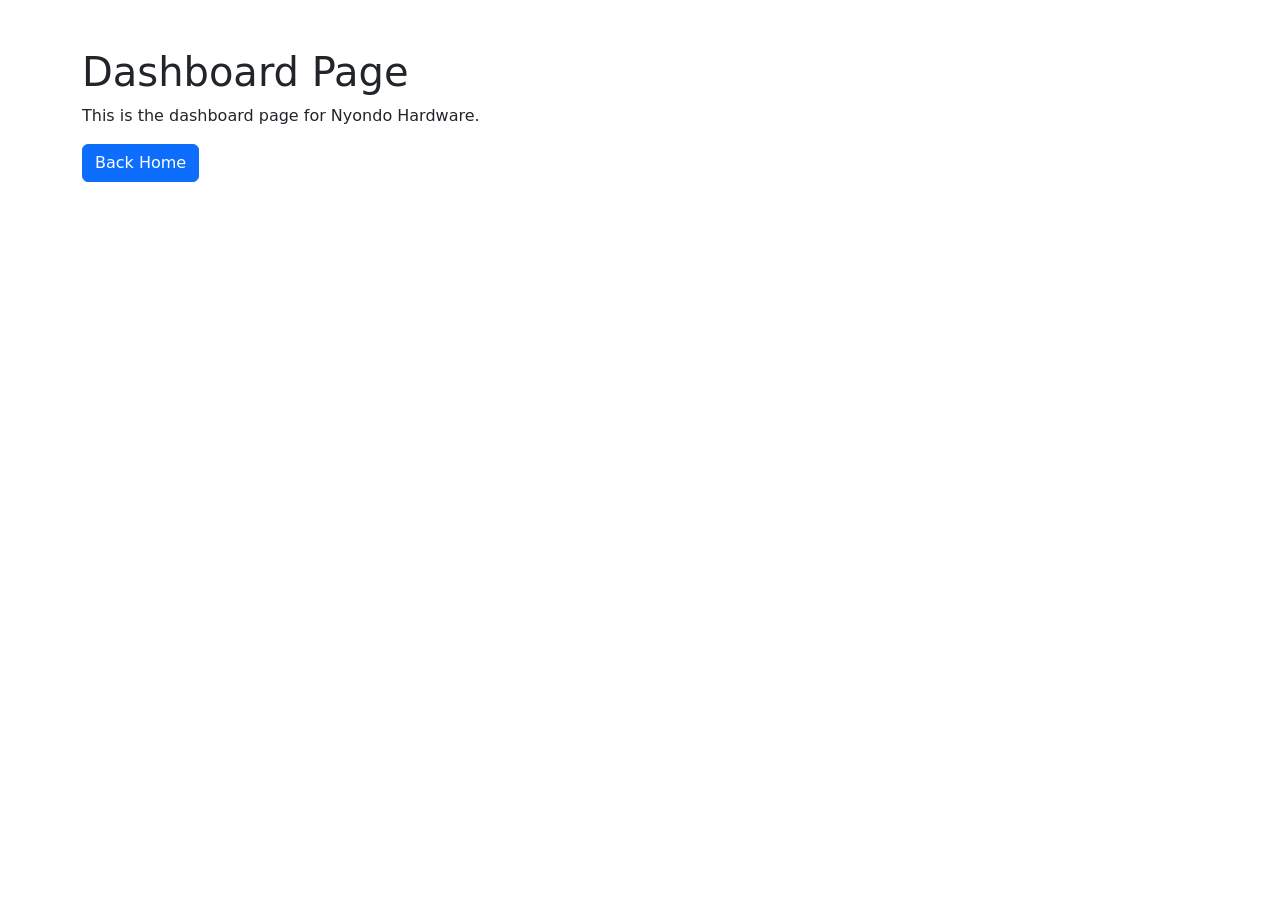
<file: dashboard.html>
<!DOCTYPE html>
<html lang="en">
<head>
  <meta charset="UTF-8" />
  <meta name="viewport" content="width=device-width, initial-scale=1.0" />
  <title>Dashboard</title>
  <link href="https://cdn.jsdelivr.net/npm/bootstrap@5.3.3/dist/css/bootstrap.min.css" rel="stylesheet">
</head>
<body>
  <div class="container py-5">
    <h1>Dashboard Page</h1>
    <p>This is the dashboard page for Nyondo Hardware.</p>
    <a href="index.html" class="btn btn-primary">Back Home</a>
  </div>
</body>
</html>
</file>
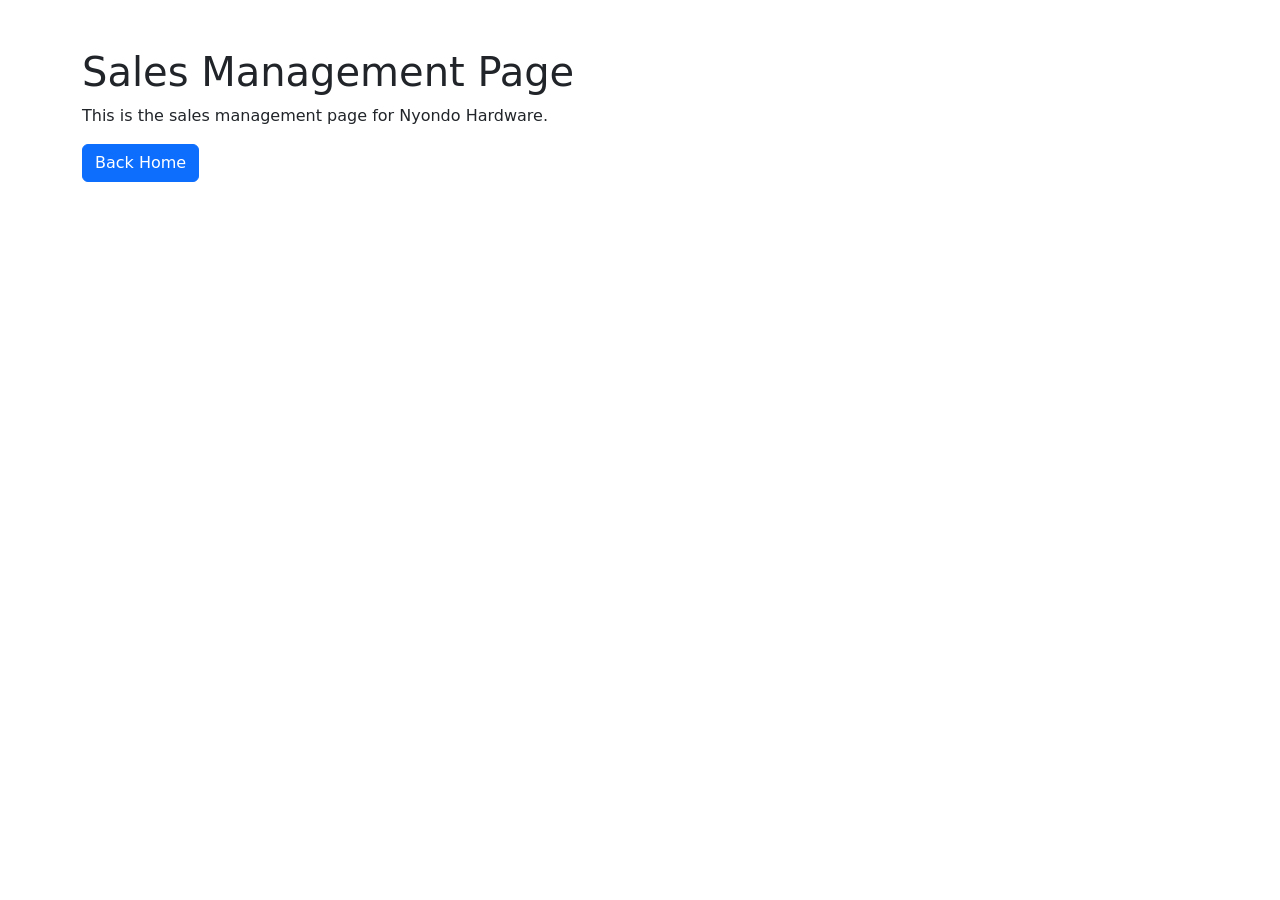
<file: sales-management.html>
<!DOCTYPE html>
<html lang="en">
<head>
  <meta charset="UTF-8" />
  <meta name="viewport" content="width=device-width, initial-scale=1.0" />
  <title>Sales Management</title>
  <link href="https://cdn.jsdelivr.net/npm/bootstrap@5.3.3/dist/css/bootstrap.min.css" rel="stylesheet">
</head>
<body>
  <div class="container py-5">
    <h1>Sales Management Page</h1>
    <p>This is the sales management page for Nyondo Hardware.</p>
    <a href="index.html" class="btn btn-primary">Back Home</a>
  </div>
</body>
</html>
</file>
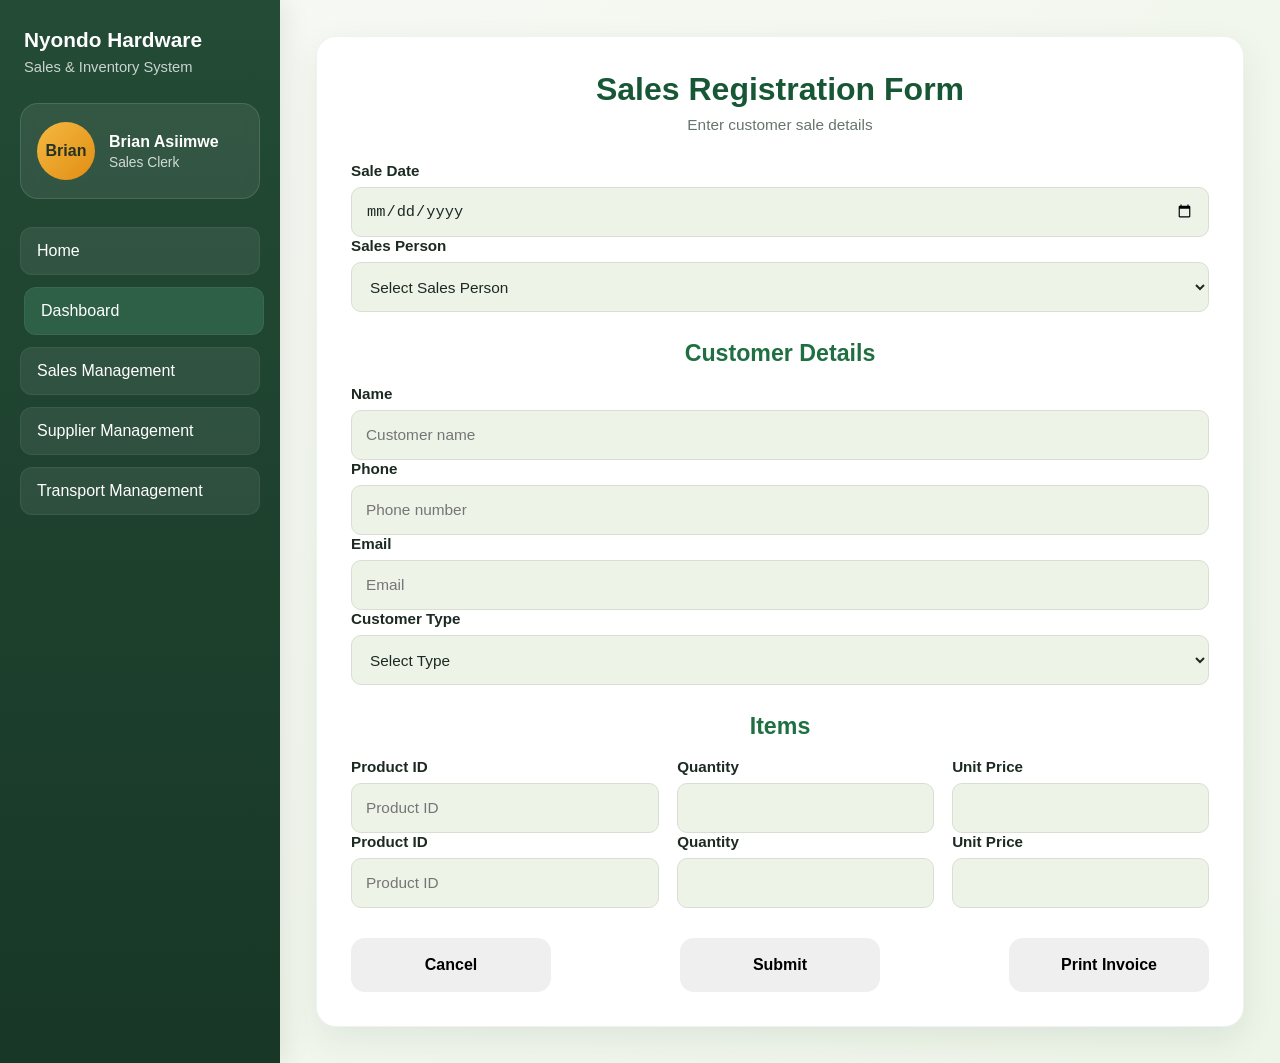
<file: Sales_registration.html>
<!DOCTYPE html>
<html lang="en">
<head>
<meta charset="UTF-8">
<meta name="viewport" content="width=device-width, initial-scale=1.0">
<title>Nyondo Hardware - Sales Registration form</title>

<link rel="stylesheet" href="Style.css">

</head>

<body>

<div class="app">

    <!-- SIDEBAR -->
    <aside class="sidebar">

        <div class="brand">
            <h1>Nyondo Hardware</h1>
            <span>Sales & Inventory System</span>
        </div>

        <div class="profile-card">
            <div class="avatar">Brian</div>

            <div class="profile-text">
                <h3>Brian Asiimwe</h3>
                <p>Sales Clerk</p>
            </div>
        </div>

        <nav class="menu">
            <a href="index.html">Home</a>
            <a href="dashboard.html" class="active">Dashboard</a>
            <a href="sales-management.html">Sales Management</a>
            <a href="supplier-management.html">Supplier Management</a>
            <a href="transport-management.html">Transport Management</a>
            
        </nav>

    </aside>


    <!-- MAIN CONTENT -->
    <main class="main">

        <section class="form-card">

            <div class="form-title">
                <h2>Sales Registration Form</h2>
                <p>Enter customer sale details</p>
            </div>

            <form>

                <!-- SALE INFO -->
                <div class="flex-row">

                    <div class="field">
                        <label>Sale Date</label>
                        <input type="date">
                    </div>

                    <div class="field">
                        <label>Sales Person</label>
                        <select>
                            <option>Select Sales Person</option>
                            <option>John Musoke</option>
                            <option>Mary Namugenyi</option>
                            <option>Daniel Omara</option>
                            <option>Brian Asiimwe</option>
                        </select>
                    </div>

                </div>


                <!-- CUSTOMER DETAILS -->
                <h3 class="section-title">Customer Details</h3>

                <div class="flex-row">

                    <div class="field">
                        <label>Name</label>
                        <input type="text" placeholder="Customer name">
                    </div>

                    <div class="field">
                        <label>Phone</label>
                        <input type="text" placeholder="Phone number">
                    </div>

                </div>

                <div class="flex-row">

                    <div class="field">
                        <label>Email</label>
                        <input type="email" placeholder="Email">
                    </div>

                    <div class="field">
                        <label>Customer Type</label>
                        <select>
                            <option>Select Type</option>
                            <option>Retail</option>
                            <option>Wholesale</option>
                        </select>
                    </div>

                </div>


                <!-- ITEMS -->
                <h3 class="section-title">Items</h3>

                <div class="item-row">

                    <div class="field">
                        <label>Product ID</label>
                        <input type="text" placeholder="Product ID">
                    </div>

                    <div class="field">
                        <label>Quantity</label>
                        <input type="number">
                    </div>

                    <div class="field">
                        <label>Unit Price</label>
                        <input type="number">
                    </div>

                </div>

                <div class="item-row">

                    <div class="field">
                        <label>Product ID</label>
                        <input type="text" placeholder="Product ID">
                    </div>

                    <div class="field">
                        <label>Quantity</label>
                        <input type="number">
                    </div>

                    <div class="field">
                        <label>Unit Price</label>
                        <input type="number">
                    </div>

                </div>


                <!-- BUTTONS -->
                <div class="actions">

                    <button type="reset" class="btn cancel">
                        Cancel
                    </button>

                    <button type="submit" class="btn submit">
                        Submit
                    </button>

                    <button class="btn print"> Print Invoice
                    </button>
                    

                </div>

            </form>

        </section>

    </main>

</div>

</body>
</html>
</file>
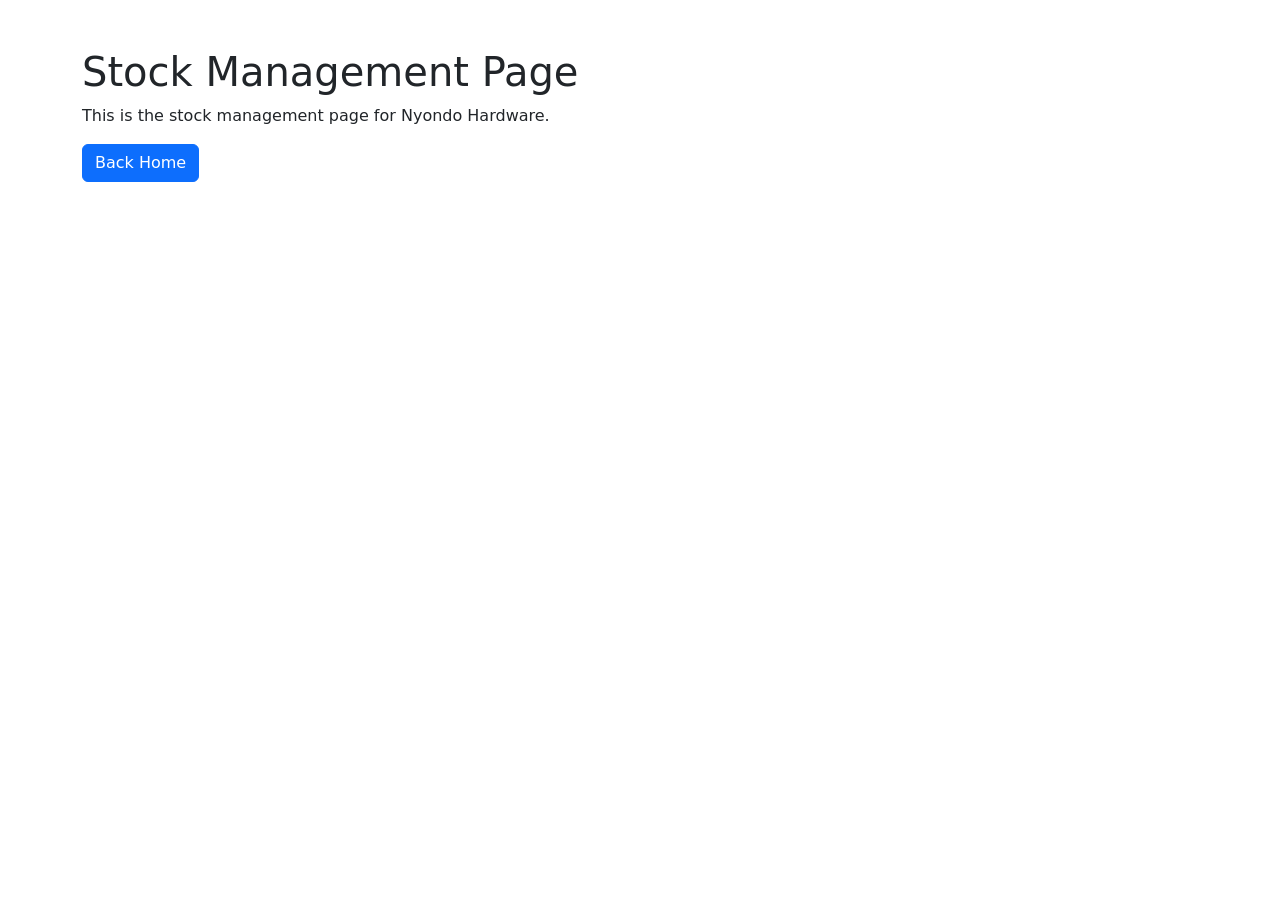
<file: stock-management.html>
<!DOCTYPE html>
<html lang="en">
<head>
  <meta charset="UTF-8" />
  <meta name="viewport" content="width=device-width, initial-scale=1.0" />
  <title>Supplier Management</title>
  <link href="https://cdn.jsdelivr.net/npm/bootstrap@5.3.3/dist/css/bootstrap.min.css" rel="stylesheet">
</head>
<body>
  <div class="container py-5">
    <h1>Stock Management Page</h1>
    <p>This is the stock management page for Nyondo Hardware.</p>
    <a href="index.html" class="btn btn-primary">Back Home</a>
  </div>
</body>
</html>
</file>
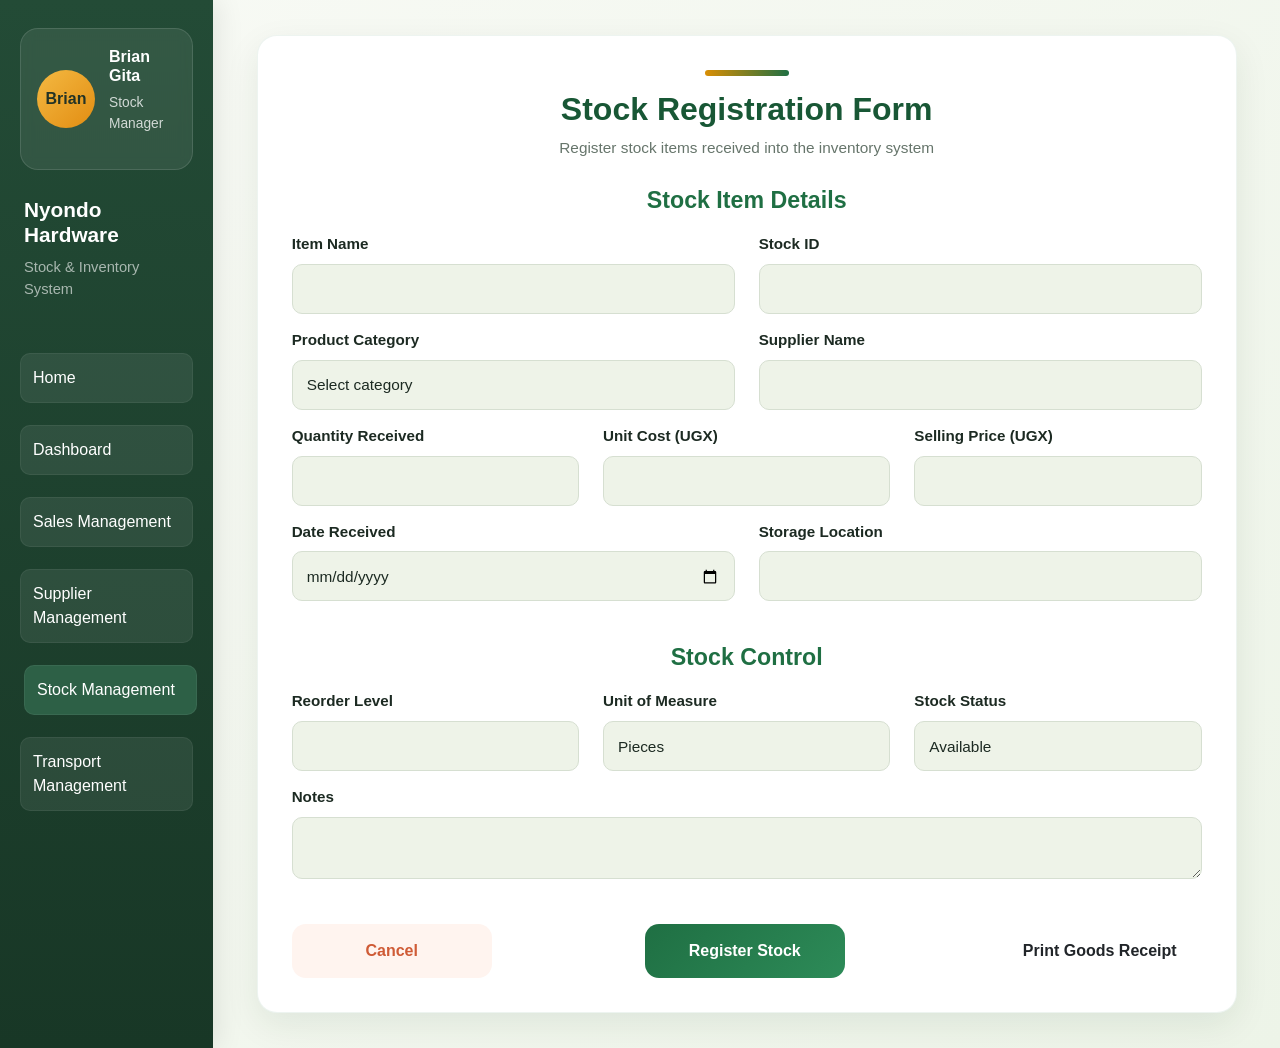
<file: Stock_registration.html>
<!DOCTYPE html>
<html lang="en">
<head>

<meta charset="UTF-8">
<meta name="viewport" content="width=device-width, initial-scale=1.0">

<title>Nyondo Hardware - Stock Registration form</title>

<!-- Bootstrap -->
<link href="https://cdn.jsdelivr.net/npm/bootstrap@5.3.3/dist/css/bootstrap.min.css" rel="stylesheet">

<!-- Custom CSS -->
<link rel="stylesheet" href="bootstrap.css">
<link rel="stylesheet" href="Style.css">

</head>

<body>

<div class="container-fluid">
<div class="row">

<!-- Sidebar -->
<aside class="col-md-3 col-lg-2 sidebar">

<div class="profile-card">
<div class="avatar">Brian</div>

<div class="profile-text">
<h3>Brian Gita</h3>
<p>Stock Manager</p>
</div>
</div>

<div class="brand">
<h1>Nyondo Hardware</h1>
<span>Stock & Inventory System</span>
</div>

<nav class="menu">

<a href="index.html" class="nav-link">Home</a>
<a href="dashboard.html" class="nav-link">Dashboard</a>
<a href="sales-registration.html" class="nav-link">Sales Management</a>
<a href="supplier-registration.html" class="nav-link">Supplier Management</a>
<a href="stock-registration.html" class="nav-link active">Stock Management</a>
<a href="transport-management.html" class="nav-link">Transport Management</a>

</nav>

</aside>


<!-- Main Content -->
<main class="col-md-9 col-lg-10 main-content">

<div class="form-card">

<div class="form-title">

<div class="top-strip"></div>

<h2>Stock Registration Form</h2>

<p>Register stock items received into the inventory system</p>

</div>


<form>

<h3 class="section-title">Stock Item Details</h3>

<div class="row">

<div class="col-md-6 field">
<label>Item Name</label>
<input type="text" class="form-control">
</div>

<div class="col-md-6 field">
<label>Stock ID</label>
<input type="text" class="form-control">
</div>

<div class="col-md-6 field">
<label>Product Category</label>

<select class="form-select">

<option>Select category</option>
<option>Cement</option>
<option>Iron Sheets</option>
<option>Nails</option>
<option>Paint</option>
<option>Timber</option>

</select>

</div>

<div class="col-md-6 field">
<label>Supplier Name</label>
<input type="text" class="form-control">
</div>

<div class="col-md-4 field">
<label>Quantity Received</label>
<input type="number" class="form-control">
</div>

<div class="col-md-4 field">
<label>Unit Cost (UGX)</label>
<input type="number" class="form-control">
</div>

<div class="col-md-4 field">
<label>Selling Price (UGX)</label>
<input type="number" class="form-control">
</div>

<div class="col-md-6 field">
<label>Date Received</label>
<input type="date" class="form-control">
</div>

<div class="col-md-6 field">
<label>Storage Location</label>
<input type="text" class="form-control">
</div>

</div>


<h3 class="section-title">Stock Control</h3>

<div class="row">

<div class="col-md-4 field">
<label>Reorder Level</label>
<input type="number" class="form-control">
</div>

<div class="col-md-4 field">

<label>Unit of Measure</label>

<select class="form-select">

<option>Pieces</option>
<option>Bags</option>
<option>Kilograms</option>
<option>Litres</option>

</select>

</div>

<div class="col-md-4 field">

<label>Stock Status</label>

<select class="form-select">

<option>Available</option>
<option>Low Stock</option>
<option>Reserved</option>
<option>Damaged</option>

</select>

</div>

<div class="col-md-12 field">

<label>Notes</label>

<textarea class="form-control"></textarea>

</div>

</div>


<div class="actions">

<button type="reset" class="btn cancel">
Cancel
</button>

<button type="submit" class="btn submit">
Register Stock
</button>

<button type="submit" class="btn print"> Print Goods Receipt
</button>

</div>

</form>

</div>

</main>

</div>
</div>

</body>
</html>
</file>
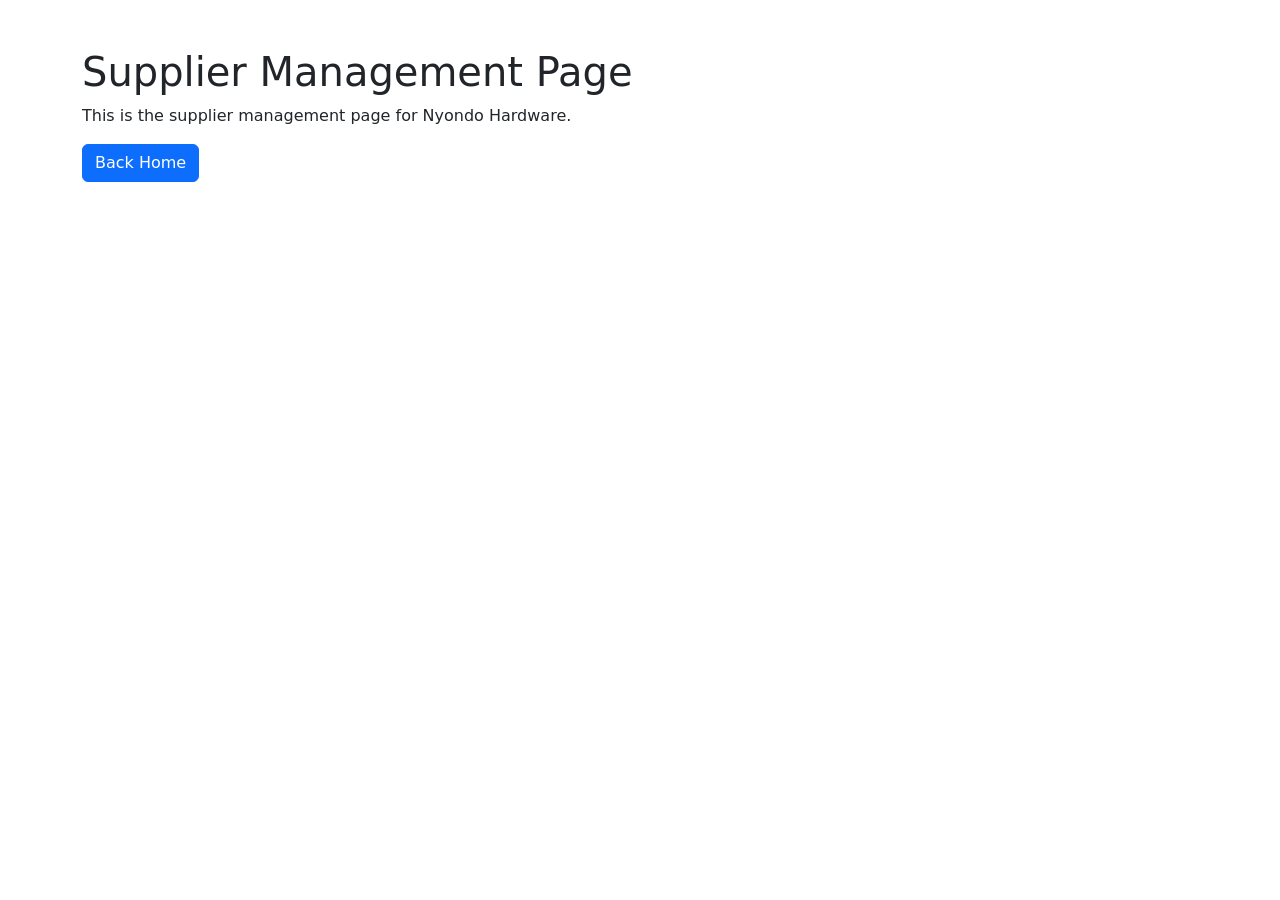
<file: supplier-management.html>
<!DOCTYPE html>
<html lang="en">
<head>
  <meta charset="UTF-8" />
  <meta name="viewport" content="width=device-width, initial-scale=1.0" />
  <title>Supplier Management</title>
  <link href="https://cdn.jsdelivr.net/npm/bootstrap@5.3.3/dist/css/bootstrap.min.css" rel="stylesheet">
</head>
<body>
  <div class="container py-5">
    <h1>Supplier Management Page</h1>
    <p>This is the supplier management page for Nyondo Hardware.</p>
    <a href="index.html" class="btn btn-primary">Back Home</a>
  </div>
</body>
</html>
</file>
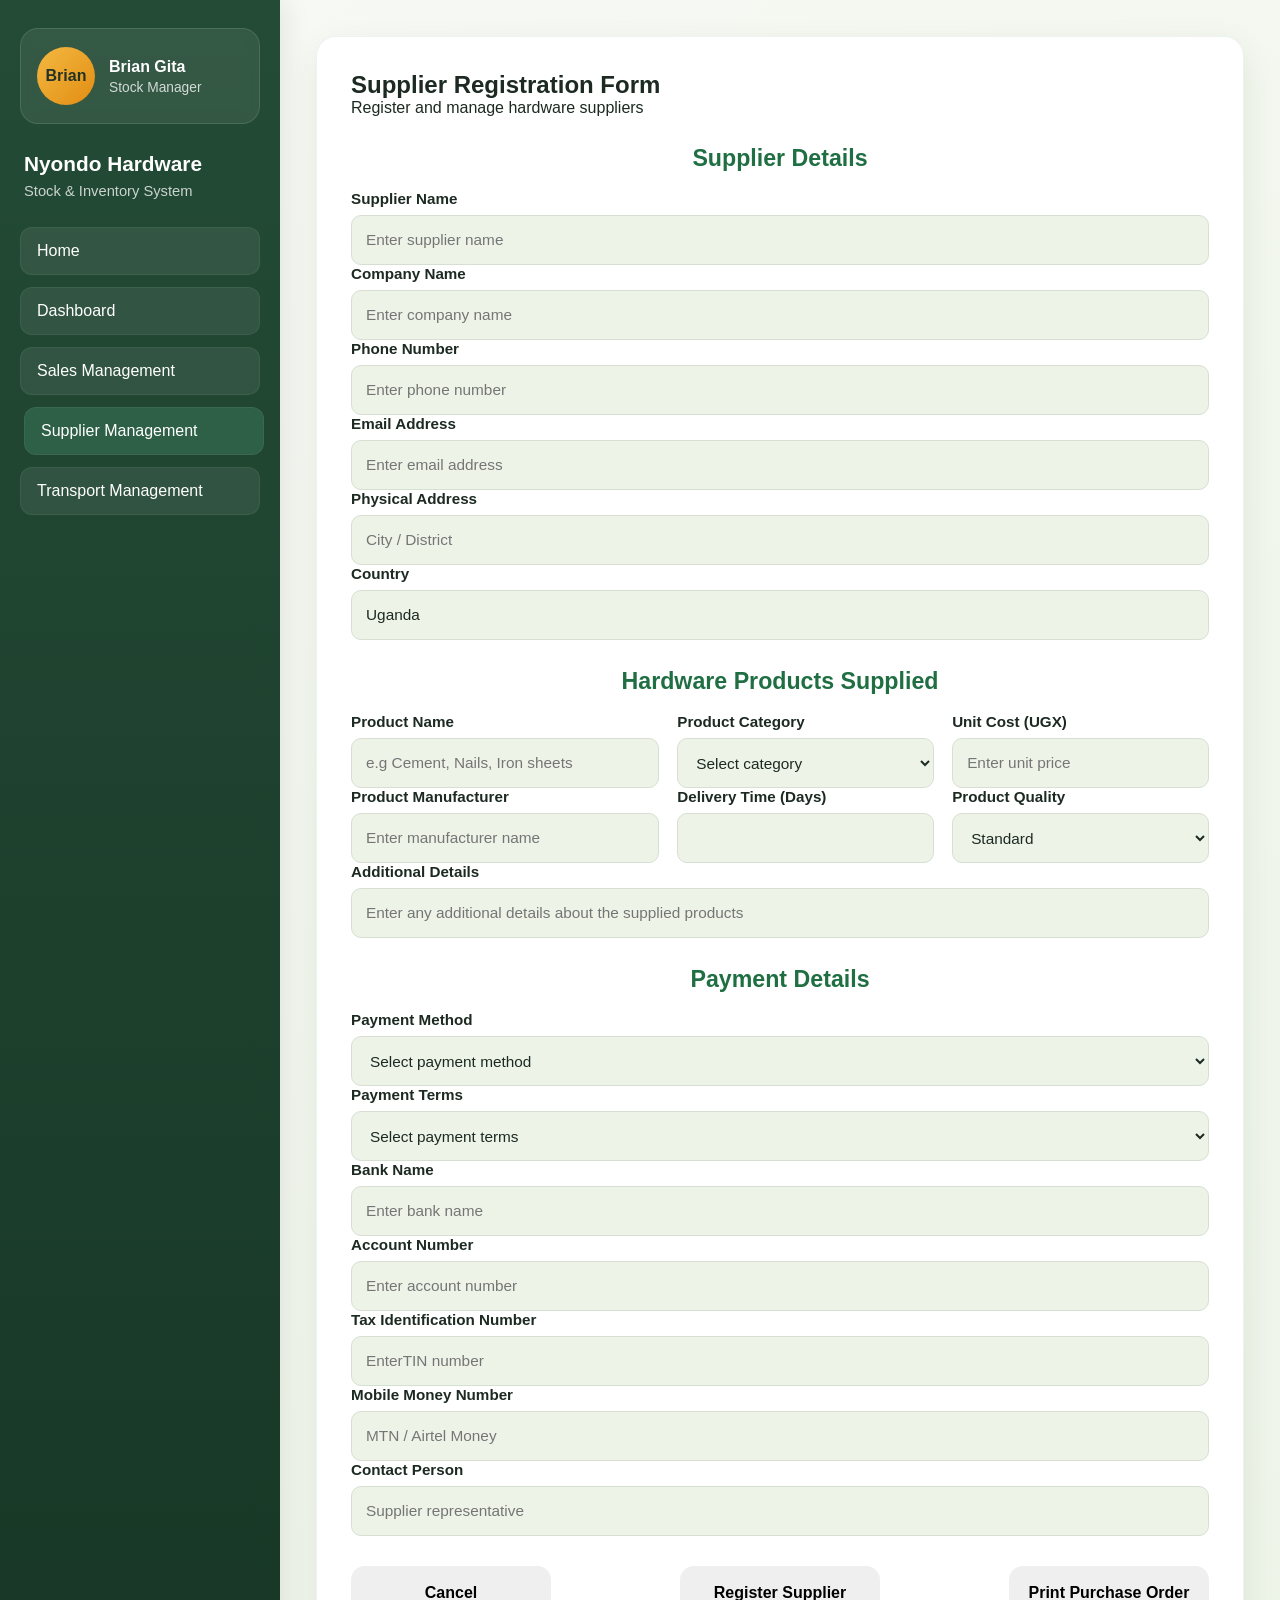
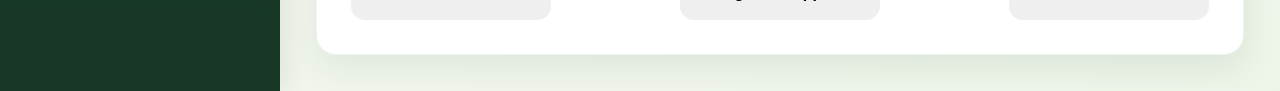
<file: Supplier_registration.html>
<!DOCTYPE html>
<html lang="en">
<head>

<meta charset="UTF-8">
<meta name="viewport" content="width=device-width, initial-scale=1.0">

<title>Nyondo Hardware - Supplier Registration Form</title>

<link rel="stylesheet" href="Style.css">

</head>

<body>

<div class="app">

<!-- SIDEBAR -->
<aside class="sidebar">

<div class="profile-card">
<div class="avatar">Brian</div>

<div class="profile-text">
<h3>Brian Gita</h3>
<p>Stock Manager</p>
</div>
</div>

<div class="brand">
<h1>Nyondo Hardware</h1>
<span>Stock & Inventory System</span>
</div>

<nav class="menu">
<a href="index.html">Home</a>
<a href="dashboard.html">Dashboard</a>
<a href="sales.html">Sales Management</a>
<a href="supplier-registration.html" class="active">Supplier Management</a>
<a href="transport.html">Transport Management</a>
</nav>

</aside>


<!-- MAIN CONTENT -->
<main class="main">

<section class="form-card">

<h2>Supplier Registration Form</h2>
<p>Register and manage hardware suppliers</p>

<form>

<!-- SUPPLIER INFORMATION -->
<h3 class="section-title">Supplier Details</h3>

<div class="flex-row">

<div class="field">
<label>Supplier Name</label>
<input type="text" placeholder="Enter supplier name">
</div>

<div class="field">
<label>Company Name</label>
<input type="text" placeholder="Enter company name">
</div>

</div>

<div class="flex-row">

<div class="field">
<label>Phone Number</label>
<input type="tel" placeholder="Enter phone number">
</div>

<div class="field">
<label>Email Address</label>
<input type="email" placeholder="Enter email address">
</div>

</div>

<div class="flex-row">

<div class="field">
<label>Physical Address</label>
<input type="text" placeholder="City / District">
</div>

<div class="field">
<label>Country</label>
<input type="text" value="Uganda">
</div>

</div>


<!-- PRODUCTS SUPPLIED -->
<h3 class="section-title">Hardware Products Supplied</h3>

<div class="item-row">

<div class="field">
<label>Product Name</label>
<input type="text" placeholder="e.g Cement, Nails, Iron sheets">
</div>

<div class="field">
<label>Product Category</label>
<select>
<option>Select category</option>
<option>Cement</option>
<option>Steel</option>
<option>Timber</option>
<option>Roofing Materials</option>
<option>Tools</option>
<option>nails</option>
<option>Paint</option>
</select>
</div>

<div class="field">
<label>Unit Cost (UGX)</label>
<input type="number" placeholder="Enter unit price">
</div>

</div>

<div class="item-row">

<div class="field">
<label> Product Manufacturer</label>
<input type="text" placeholder="Enter manufacturer name">
</div>

<div class="field">
<label> Delivery Time (Days)</label>
<input type="number">
</div>

<div class="field">
<label>Product Quality</label>
<select>
<option>Standard</option>
<option>Premium</option>
<option>Economy</option>
</select>
</div>

</div>

<div class="field">
<label>Additional Details</label>
<input type="text" placeholder="Enter any additional details about the supplied products">
</div>



<!-- PAYMENT DETAILS -->
<h3 class="section-title">Payment Details</h3>

<div class="flex-row">

<div class="field">
<label>Payment Method</label>
<select>
<option>Select payment method</option>
<option>Bank Transfer</option>
<option>Mobile Money</option>
<option>Cash</option>
<option>Cheque</option>
</select>
</div>

<div class="field">
<label>Payment Terms</label>
<select>
<option>Select payment terms</option>
<option>Cash on Delivery</option>
<option>7 Days</option>
<option>14 Days</option>
<option>30 Days</option>
</select>
</div>

</div>

<div class="flex-row">

<div class="field">
<label>Bank Name</label>
<input type="text" placeholder="Enter bank name">
</div>

<div class="field">
<label>Account Number</label>
<input type="text" placeholder="Enter account number">
</div>

<div class="field">
<label>Tax Identification Number</label>
<input type="number" placeholder="EnterTIN number">
</div>

</div>

<div class="flex-row">

<div class="field">
<label>Mobile Money Number</label>
<input type="tel" placeholder="MTN / Airtel Money">
</div>

<div class="field">
<label>Contact Person</label>
<input type="text" placeholder="Supplier representative">
</div>

</div>


<!-- ACTION BUTTONS -->
<div class="actions">

<button type="reset" class="btn cancel">
Cancel
</button>

<button type="submit" class="btn submit">
Register Supplier
</button>

<button type="submit" class="btn print"> Print Purchase Order
</button>

</div>

</form>

</section>

</main>

</div>

</body>
</html>
</file>
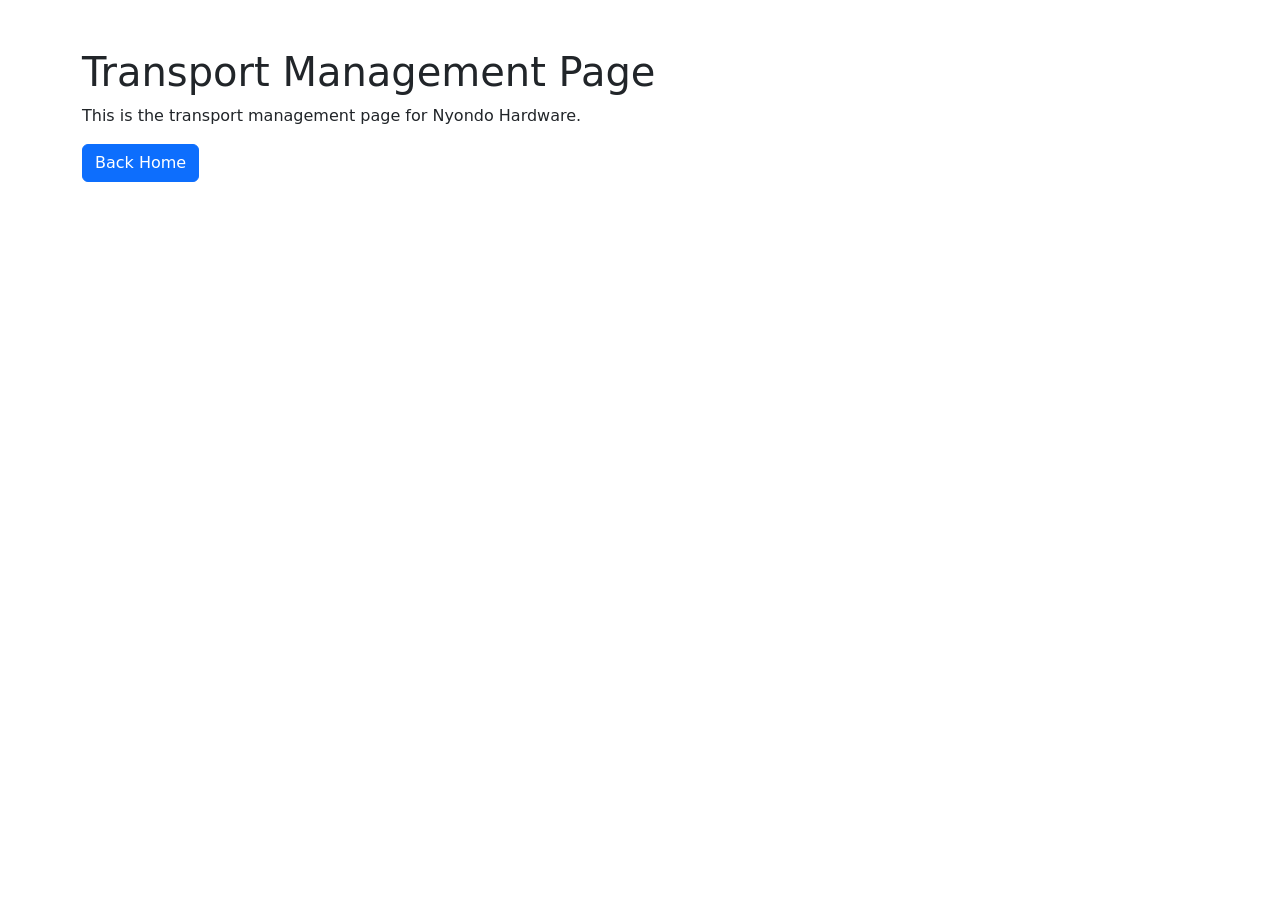
<file: transport-management.html>
<!DOCTYPE html>
<html lang="en">
<head>
  <meta charset="UTF-8" />
  <meta name="viewport" content="width=device-width, initial-scale=1.0" />
  <title>Transport Management</title>
  <link href="https://cdn.jsdelivr.net/npm/bootstrap@5.3.3/dist/css/bootstrap.min.css" rel="stylesheet">
</head>
<body>
  <div class="container py-5">
    <h1>Transport Management Page</h1>
    <p>This is the transport management page for Nyondo Hardware.</p>
    <a href="index.html" class="btn btn-primary">Back Home</a>
  </div>
</body>
</html>
</file>
<file: Style.css>
:root {
  --bg: #f5f7f2;
  --surface: #ffffff;
  --surface-soft: #eef3e8;
  --primary: #1f6f43;
  --primary-dark: #185735;
  --accent: #d98e04;
  --accent-dark: #b87700;
  --text: #1c2a22;
  --muted: #66756b;
  --border: #d6dfd1;
  --sidebar: #234b36;
  --sidebar-hover: #2d6046;
  --danger-soft: #fff4ef;
  --danger: #cf5b36;
  --shadow: 0 12px 35px rgba(18, 48, 31, 0.08);
  --radius-lg: 20px;
  --radius-md: 12px;
  --radius-sm: 10px;
}

* {
  box-sizing: border-box;
  margin: 0;
  padding: 0;
}

body {
  font-family: "Inter", sans-serif;
  background: linear-gradient(135deg, #f8faf5 0%, #edf4e8 100%);
  color: var(--text);
  min-height: 100vh;
}

.app {
  display: grid;
  grid-template-columns: 280px 1fr;
  min-height: 100vh;
}

/* Sidebar */
.sidebar {
  background: linear-gradient(180deg, var(--sidebar) 0%, #183726 100%);
  color: #ffffff;
  padding: 28px 20px;
  display: flex;
  flex-direction: column;
  gap: 28px;
  box-shadow: 6px 0 25px rgba(0, 0, 0, 0.08);
}

.brand {
  padding: 0 4px;
}

.brand h1 {
  font-size: 1.3rem;
  font-weight: 800;
  line-height: 1.2;
}

.brand span {
  display: block;
  margin-top: 6px;
  color: rgba(255, 255, 255, 0.76);
  font-size: 0.92rem;
}

.profile-card {
  background: rgba(255, 255, 255, 0.08);
  border: 1px solid rgba(255, 255, 255, 0.12);
  border-radius: 18px;
  padding: 18px 16px;
  display: flex;
  align-items: center;
  gap: 14px;
  backdrop-filter: blur(6px);
}

.avatar {
  width: 58px;
  height: 58px;
  border-radius: 50%;
  background: linear-gradient(135deg, #f4b942, #e28d12);
  display: grid;
  place-items: center;
  font-weight: 800;
  color: #233326;
  font-size: 1rem;
  flex-shrink: 0;
}

.profile-text h3 {
  font-size: 1rem;
  font-weight: 700;
  line-height: 1.2;
}

.profile-text p {
  font-size: 0.86rem;
  color: rgba(255, 255, 255, 0.78);
  margin-top: 4px;
}

.menu {
  display: flex;
  flex-direction: column;
  gap: 12px;
}

.menu a {
  text-decoration: none;
  color: #ffffff;
  padding: 14px 16px;
  border-radius: 12px;
  background: rgba(255, 255, 255, 0.08);
  border: 1px solid rgba(255, 255, 255, 0.06);
  font-weight: 500;
  transition: 0.25s ease;
}

.menu a:hover,
.menu a.active {
  background: var(--sidebar-hover);
  transform: translateX(4px);
}

/* Main */
.main {
  padding: 36px;
  display: flex;
  align-items: flex-start;
  justify-content: center;
}

.form-card {
  width: 100%;
  max-width: 980px;
  background: var(--surface);
  border-radius: var(--radius-lg);
  box-shadow: var(--shadow);
  border: 1px solid rgba(31, 111, 67, 0.08);
  padding: 34px;
}

.form-title {
  text-align: center;
  margin-bottom: 28px;
}

.form-title h2 {
  font-size: 2rem;
  font-weight: 800;
  color: var(--primary-dark);
}

.form-title p {
  margin-top: 8px;
  color: var(--muted);
  font-size: 0.96rem;
}

.top-strip {
  width: 84px;
  height: 6px;
  border-radius: 999px;
  background: linear-gradient(90deg, var(--accent), var(--primary));
  margin: 0 auto 14px;
}

.section-title {
  font-size: 1.45rem;
  font-weight: 800;
  color: var(--primary);
  text-align: center;
  margin: 28px 0 18px;
}

.grid-2,
.grid-3 {
  display: grid;
  gap: 18px;
  margin-bottom: 8px;
}

.grid-2 {
  grid-template-columns: repeat(2, 1fr);
}

.grid-3 {
  grid-template-columns: repeat(3, 1fr);
}

.field {
  display: flex;
  flex-direction: column;
  gap: 8px;
}

.field label {
  font-size: 0.95rem;
  font-weight: 600;
  color: var(--text);
}

.field input,
.field select {
  width: 100%;
  height: 50px;
  border: 1px solid var(--border);
  border-radius: var(--radius-sm);
  background: var(--surface-soft);
  padding: 0 14px;
  font-size: 0.96rem;
  color: var(--text);
  outline: none;
  transition: border-color 0.2s ease, box-shadow 0.2s ease, background 0.2s ease;
}

.field input:focus,
.field select:focus {
  border-color: var(--primary);
  background: #ffffff;
  box-shadow: 0 0 0 4px rgba(31, 111, 67, 0.12);
}

.items-wrapper {
  display: flex;
  flex-direction: column;
  gap: 14px;
  margin-top: 8px;
}

.item-row {
  display: grid;
  grid-template-columns: 1.2fr 1fr 1fr;
  gap: 18px;
}

.actions {
  display: flex;
  justify-content: space-between;
  gap: 18px;
  margin-top: 30px;
  flex-wrap: wrap;
}

.btn {
  min-width: 200px;
  height: 54px;
  border: none;
  border-radius: 14px;
  font-size: 1rem;
  font-weight: 800;
  cursor: pointer;
  transition: transform 0.2s ease, box-shadow 0.2s ease, opacity 0.2s ease;
}

.btn:hover {
  transform: translateY(-2px);
}

.btn-cancel {
  background: var(--danger-soft);
  color: var(--danger);
  border: 2px solid rgba(207, 91, 54, 0.18);
}

.btn-submit {
  background: linear-gradient(135deg, var(--primary), #2d8b58);
  color: #ffffff;
  box-shadow: 0 10px 20px rgba(31, 111, 67, 0.18);
}

.btn-submit:hover {
  background: linear-gradient(135deg, var(--primary-dark), var(--primary));
}

@media (max-width: 960px) {
  .app {
    grid-template-columns: 1fr;
  }

  .sidebar {
    padding: 20px;
  }

  .main {
    padding: 20px;
  }

  .grid-2,
  .grid-3,
  .item-row {
    grid-template-columns: 1fr;
  }

  .actions {
    justify-content: stretch;
  }

  .btn {
    width: 100%;
  }
}

@media (max-width: 560px) {
  .form-card {
    padding: 22px 18px;
  }

  .form-title h2 {
    font-size: 1.65rem;
  }

  .section-title {
    font-size: 1.2rem;
  }
}
@media print{

.sidebar{
display:none;
}

.actions{
display:none;
}

body{
background:white;
}

}
</file>
